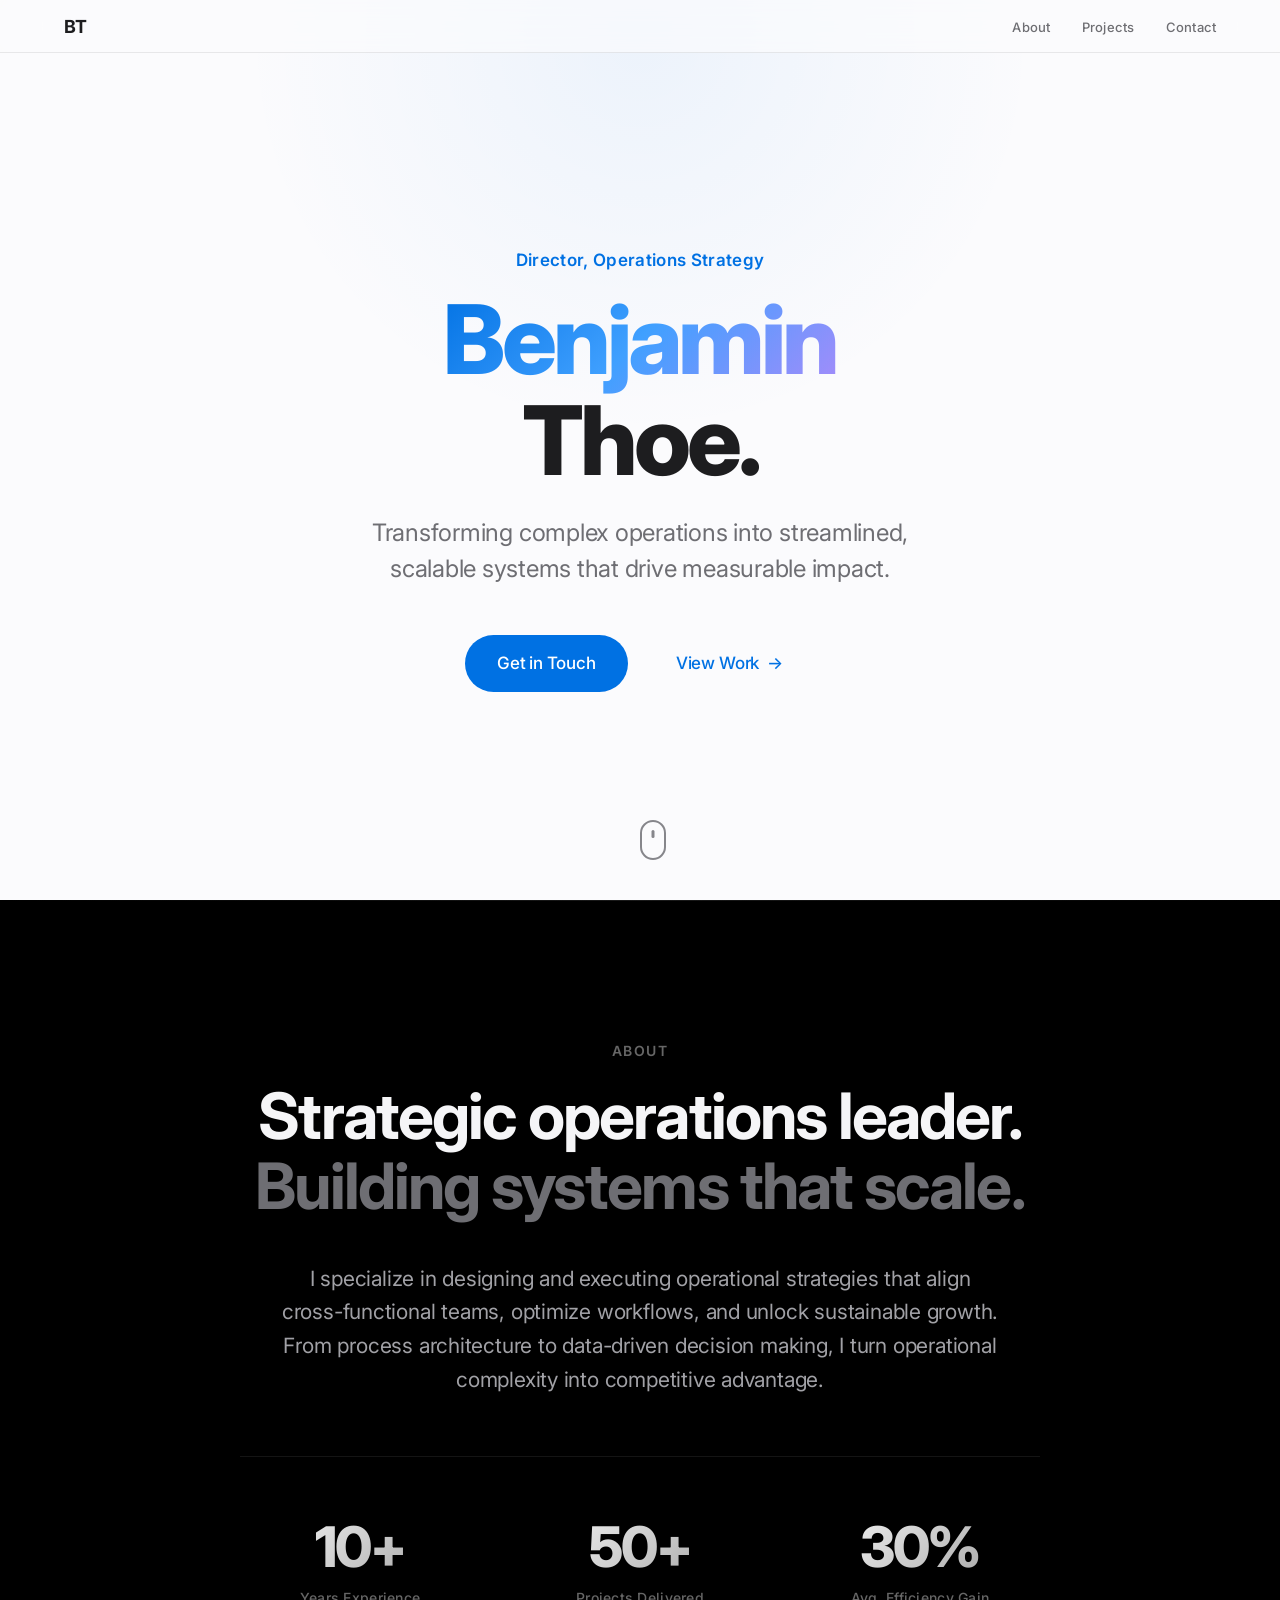
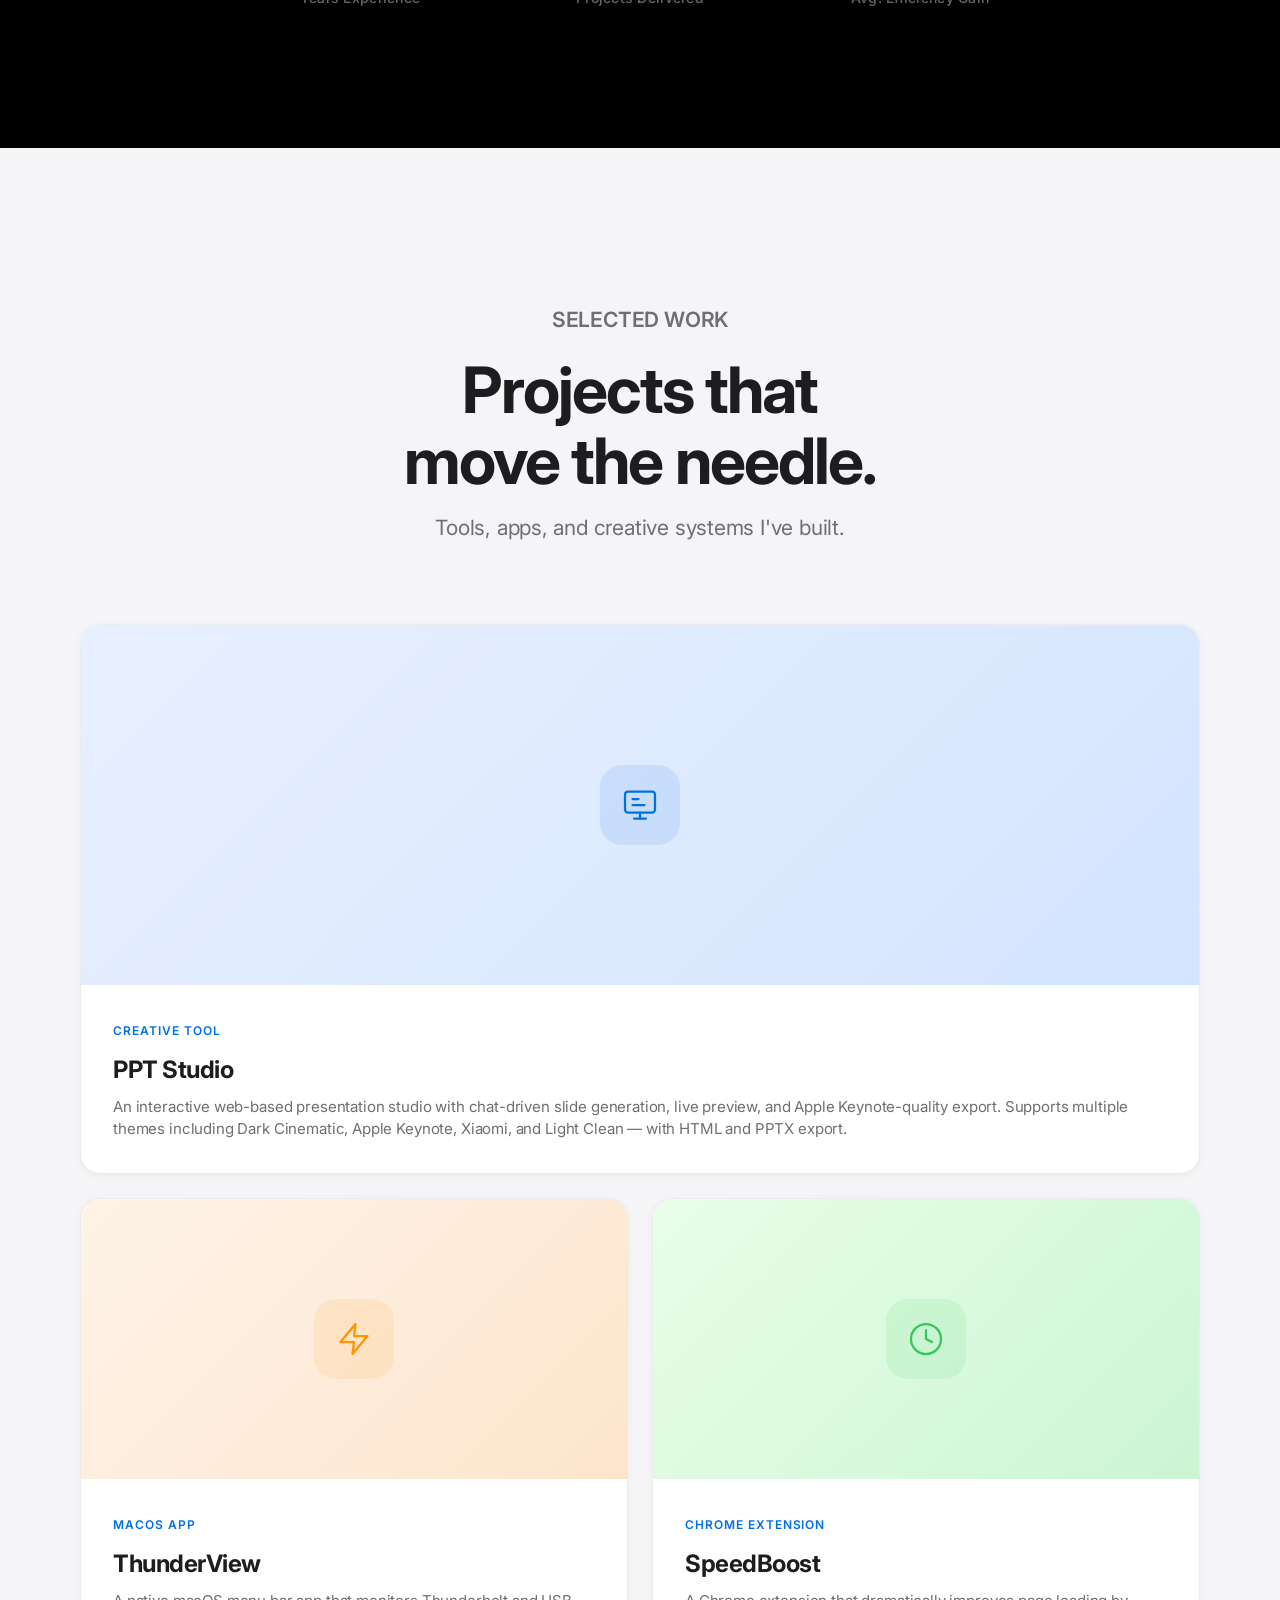
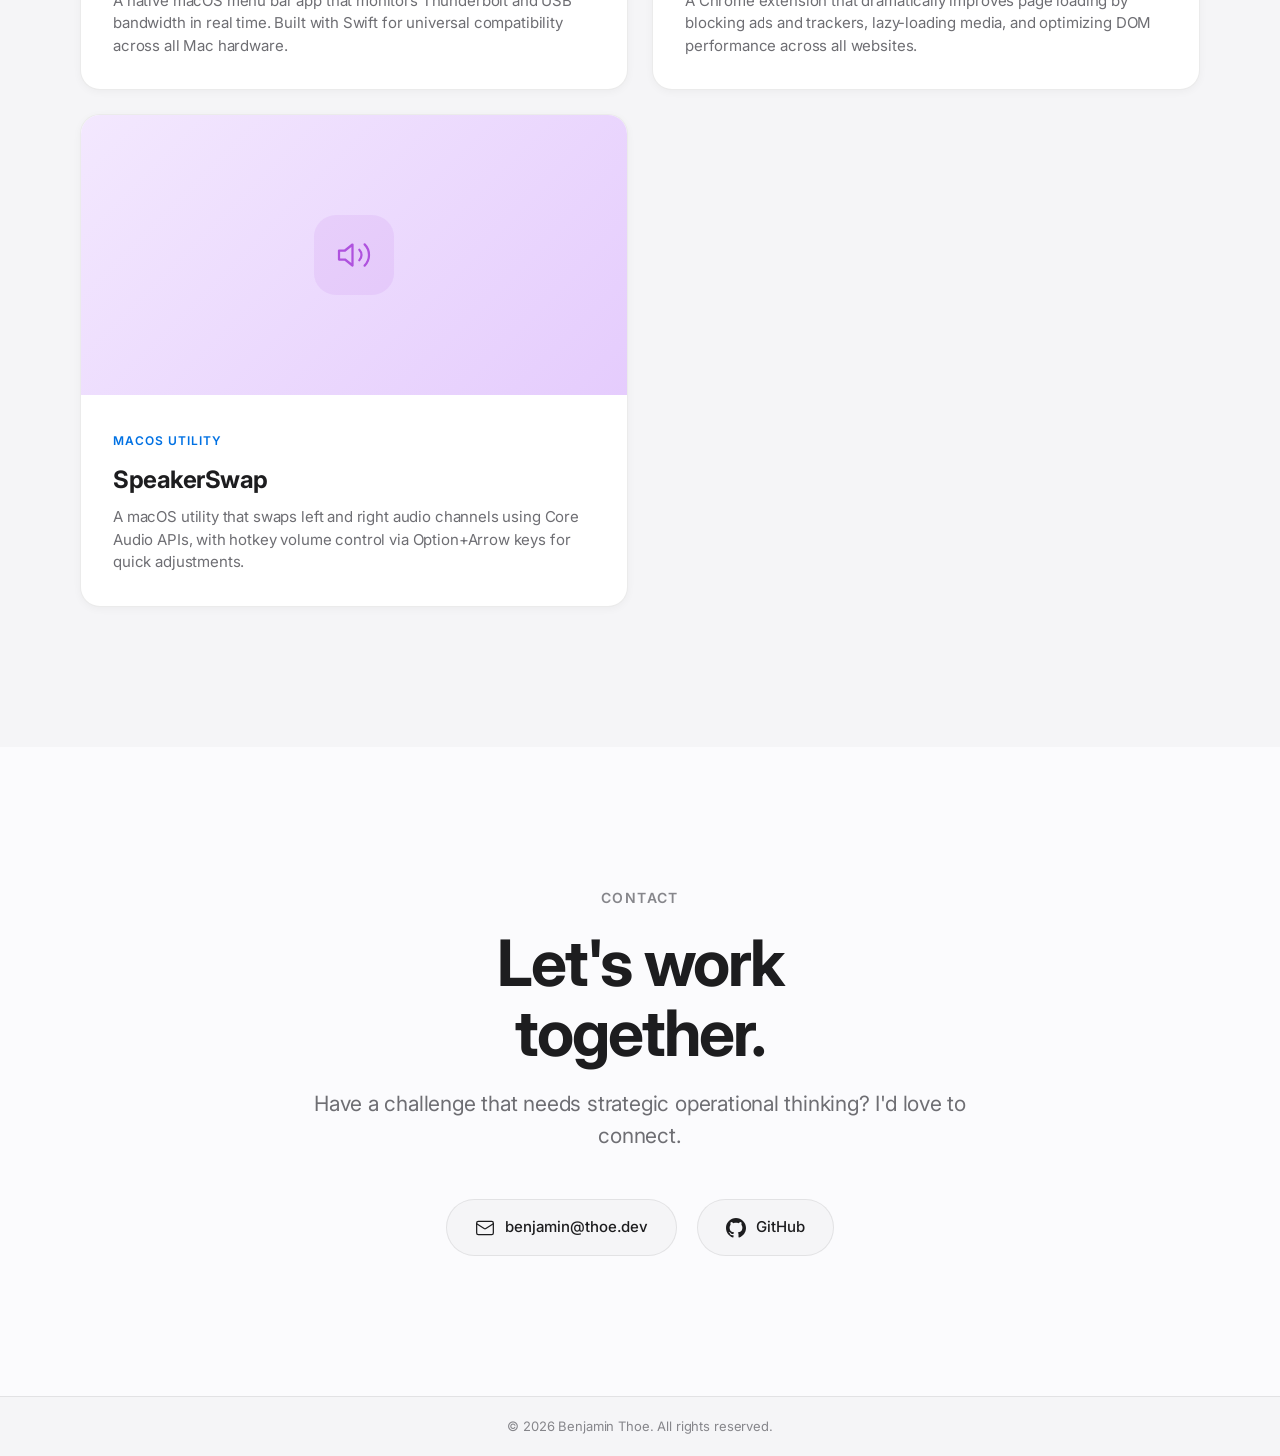
<file: index.html>
<!DOCTYPE html>
<html lang="en">
<head>
    <!-- Benjamin Thoe — Personal Website -->
    <meta charset="UTF-8">
    <meta name="viewport" content="width=device-width, initial-scale=1.0">
    <title>Benjamin Thoe — Director, Ops Strategy</title>
    <meta name="description" content="Benjamin Thoe — Director of Operations Strategy. Driving operational excellence through strategic thinking and innovative solutions.">
    <link rel="preconnect" href="https://fonts.googleapis.com">
    <link rel="preconnect" href="https://fonts.gstatic.com" crossorigin>
    <link href="https://fonts.googleapis.com/css2?family=Inter:wght@300;400;500;600;700;800;900&display=swap" rel="stylesheet">
    <style>
        /* ========================================
           RESET & BASE
           ======================================== */
        *, *::before, *::after {
            margin: 0;
            padding: 0;
            box-sizing: border-box;
        }

        :root {
            --apple-blue: #0071e3;
            --apple-blue-hover: #0077ED;
            --text-primary: #1d1d1f;
            --text-secondary: #6e6e73;
            --text-tertiary: #86868b;
            --bg-white: #fbfbfd;
            --bg-light: #f5f5f7;
            --bg-dark: #000000;
            --bg-card: #ffffff;
            --border: rgba(0, 0, 0, 0.08);
            --shadow-sm: 0 2px 8px rgba(0, 0, 0, 0.04);
            --shadow-md: 0 4px 20px rgba(0, 0, 0, 0.08);
            --shadow-lg: 0 12px 40px rgba(0, 0, 0, 0.12);
            --radius: 20px;
            --transition: 0.6s cubic-bezier(0.25, 0.1, 0.25, 1);
        }

        html {
            scroll-behavior: smooth;
            -webkit-font-smoothing: antialiased;
            -moz-osx-font-smoothing: grayscale;
        }

        body {
            font-family: 'Inter', -apple-system, BlinkMacSystemFont, 'SF Pro Display', 'SF Pro Text', 'Helvetica Neue', sans-serif;
            color: var(--text-primary);
            background: var(--bg-white);
            overflow-x: hidden;
            line-height: 1.5;
        }

        /* ========================================
           NAVIGATION
           ======================================== */
        nav {
            position: fixed;
            top: 0;
            left: 0;
            right: 0;
            z-index: 1000;
            background: rgba(251, 251, 253, 0.72);
            backdrop-filter: saturate(180%) blur(20px);
            -webkit-backdrop-filter: saturate(180%) blur(20px);
            border-bottom: 0.5px solid var(--border);
            transition: background 0.3s ease;
        }

        nav .nav-inner {
            max-width: 1200px;
            margin: 0 auto;
            padding: 0 24px;
            height: 52px;
            display: flex;
            align-items: center;
            justify-content: space-between;
        }

        nav .nav-logo {
            font-size: 18px;
            font-weight: 700;
            color: var(--text-primary);
            text-decoration: none;
            letter-spacing: -0.02em;
        }

        nav .nav-links {
            display: flex;
            gap: 32px;
            list-style: none;
        }

        nav .nav-links a {
            font-size: 13px;
            font-weight: 500;
            color: var(--text-secondary);
            text-decoration: none;
            transition: color 0.3s ease;
            letter-spacing: 0.01em;
        }

        nav .nav-links a:hover {
            color: var(--text-primary);
        }

        .nav-mobile-toggle {
            display: none;
            background: none;
            border: none;
            cursor: pointer;
            padding: 8px;
        }

        .nav-mobile-toggle span {
            display: block;
            width: 18px;
            height: 1.5px;
            background: var(--text-primary);
            margin: 4px 0;
            transition: all 0.3s ease;
        }

        /* ========================================
           HERO SECTION
           ======================================== */
        .hero {
            min-height: 100vh;
            display: flex;
            flex-direction: column;
            align-items: center;
            justify-content: center;
            text-align: center;
            padding: 120px 24px 80px;
            position: relative;
            overflow: hidden;
            background: var(--bg-white);
        }

        .hero::before {
            content: '';
            position: absolute;
            top: -40%;
            left: 50%;
            transform: translateX(-50%);
            width: 800px;
            height: 800px;
            border-radius: 50%;
            background: radial-gradient(circle, rgba(0, 113, 227, 0.06) 0%, transparent 70%);
            pointer-events: none;
        }

        .hero-eyebrow {
            font-size: 17px;
            font-weight: 600;
            color: var(--apple-blue);
            letter-spacing: 0.02em;
            margin-bottom: 16px;
            opacity: 0;
            transform: translateY(20px);
            animation: fadeUp 0.8s ease forwards 0.2s;
        }

        .hero h1 {
            font-size: clamp(48px, 8vw, 96px);
            font-weight: 800;
            letter-spacing: -0.04em;
            line-height: 1.05;
            color: var(--text-primary);
            max-width: 900px;
            opacity: 0;
            transform: translateY(30px);
            animation: fadeUp 0.8s ease forwards 0.4s;
        }

        .hero h1 .gradient-text {
            background: linear-gradient(135deg, var(--apple-blue) 0%, #40a0ff 50%, #a78bfa 100%);
            -webkit-background-clip: text;
            -webkit-text-fill-color: transparent;
            background-clip: text;
        }

        .hero-subtitle {
            font-size: clamp(18px, 2.5vw, 24px);
            font-weight: 400;
            color: var(--text-secondary);
            max-width: 600px;
            margin-top: 24px;
            line-height: 1.5;
            letter-spacing: -0.01em;
            opacity: 0;
            transform: translateY(20px);
            animation: fadeUp 0.8s ease forwards 0.6s;
        }

        .hero-cta {
            display: flex;
            gap: 16px;
            margin-top: 48px;
            opacity: 0;
            transform: translateY(20px);
            animation: fadeUp 0.8s ease forwards 0.8s;
        }

        .btn-primary {
            display: inline-flex;
            align-items: center;
            gap: 8px;
            padding: 16px 32px;
            background: var(--apple-blue);
            color: #fff;
            font-size: 17px;
            font-weight: 500;
            border: none;
            border-radius: 980px;
            cursor: pointer;
            text-decoration: none;
            transition: all 0.3s ease;
            letter-spacing: -0.01em;
        }

        .btn-primary:hover {
            background: var(--apple-blue-hover);
            transform: scale(1.02);
        }

        .btn-secondary {
            display: inline-flex;
            align-items: center;
            gap: 8px;
            padding: 16px 32px;
            background: transparent;
            color: var(--apple-blue);
            font-size: 17px;
            font-weight: 500;
            border: none;
            border-radius: 980px;
            cursor: pointer;
            text-decoration: none;
            transition: all 0.3s ease;
            letter-spacing: -0.01em;
        }

        .btn-secondary:hover {
            color: var(--apple-blue-hover);
        }

        .btn-secondary .arrow {
            transition: transform 0.3s ease;
        }

        .btn-secondary:hover .arrow {
            transform: translateX(4px);
        }

        .scroll-indicator {
            position: absolute;
            bottom: 40px;
            left: 50%;
            transform: translateX(-50%);
            opacity: 0;
            animation: fadeUp 0.8s ease forwards 1s;
        }

        .scroll-indicator .mouse {
            width: 26px;
            height: 40px;
            border: 2px solid var(--text-tertiary);
            border-radius: 13px;
            position: relative;
        }

        .scroll-indicator .mouse::after {
            content: '';
            position: absolute;
            top: 8px;
            left: 50%;
            transform: translateX(-50%);
            width: 3px;
            height: 8px;
            background: var(--text-tertiary);
            border-radius: 2px;
            animation: scrollDown 1.5s ease infinite;
        }

        /* ========================================
           ABOUT SECTION
           ======================================== */
        .about {
            padding: 140px 24px;
            background: var(--bg-dark);
            color: #fff;
            position: relative;
            overflow: hidden;
        }

        .about::before {
            content: '';
            position: absolute;
            top: 0;
            left: 0;
            right: 0;
            height: 1px;
            background: linear-gradient(90deg, transparent, rgba(255, 255, 255, 0.1), transparent);
        }

        .about-inner {
            max-width: 1000px;
            margin: 0 auto;
            text-align: center;
        }

        .section-label {
            font-size: 14px;
            font-weight: 600;
            text-transform: uppercase;
            letter-spacing: 0.1em;
            color: var(--text-tertiary);
            margin-bottom: 20px;
        }

        .about-inner .section-label {
            color: rgba(255, 255, 255, 0.4);
        }

        .about h2 {
            font-size: clamp(36px, 5vw, 64px);
            font-weight: 700;
            letter-spacing: -0.03em;
            line-height: 1.1;
            margin-bottom: 40px;
        }

        .about h2 .white {
            color: #f5f5f7;
        }

        .about h2 .dim {
            color: #6e6e73;
        }

        .about-text {
            font-size: 21px;
            font-weight: 400;
            line-height: 1.6;
            color: #a1a1a6;
            max-width: 720px;
            margin: 0 auto 60px;
            letter-spacing: -0.01em;
        }

        .about-stats {
            display: grid;
            grid-template-columns: repeat(3, 1fr);
            gap: 40px;
            max-width: 800px;
            margin: 0 auto;
            padding-top: 60px;
            border-top: 0.5px solid rgba(255, 255, 255, 0.08);
        }

        .stat {
            text-align: center;
        }

        .stat-number {
            font-size: clamp(40px, 5vw, 56px);
            font-weight: 800;
            letter-spacing: -0.04em;
            background: linear-gradient(135deg, #fff 0%, rgba(255, 255, 255, 0.6) 100%);
            -webkit-background-clip: text;
            -webkit-text-fill-color: transparent;
            background-clip: text;
            line-height: 1.1;
        }

        .stat-label {
            font-size: 14px;
            font-weight: 500;
            color: rgba(255, 255, 255, 0.4);
            margin-top: 8px;
            letter-spacing: 0.02em;
        }

        /* ========================================
           PROJECTS SECTION
           ======================================== */
        .projects {
            padding: 140px 24px;
            background: var(--bg-light);
        }

        .projects-inner {
            max-width: 1120px;
            margin: 0 auto;
        }

        .projects-header {
            text-align: center;
            margin-bottom: 80px;
        }

        .projects-header h2 {
            font-size: clamp(36px, 5vw, 64px);
            font-weight: 700;
            letter-spacing: -0.03em;
            line-height: 1.1;
            color: var(--text-primary);
        }

        .projects-header p {
            font-size: 21px;
            color: var(--text-secondary);
            margin-top: 16px;
            letter-spacing: -0.01em;
        }

        .projects-grid {
            display: grid;
            grid-template-columns: repeat(2, 1fr);
            gap: 24px;
        }

        .project-card {
            background: var(--bg-card);
            border-radius: var(--radius);
            overflow: hidden;
            transition: all var(--transition);
            cursor: auto;
            box-shadow: var(--shadow-sm);
            user-select: text;
            -webkit-user-select: text;
            border: 0.5px solid var(--border);
        }

        .project-card:hover {
            transform: translateY(-4px);
            box-shadow: var(--shadow-lg);
        }

        .project-visual {
            height: 280px;
            display: flex;
            align-items: center;
            justify-content: center;
            position: relative;
            overflow: hidden;
        }

        .project-visual .icon-wrapper {
            width: 80px;
            height: 80px;
            border-radius: 22px;
            display: flex;
            align-items: center;
            justify-content: center;
            font-size: 36px;
            position: relative;
            z-index: 1;
        }

        .project-visual .bg-pattern {
            position: absolute;
            inset: 0;
            opacity: 0.08;
        }

        .pv-1 { background: linear-gradient(135deg, #e8f0fe 0%, #d4e4ff 100%); }
        .pv-2 { background: linear-gradient(135deg, #fef3e8 0%, #fde5cc 100%); }
        .pv-3 { background: linear-gradient(135deg, #e8fee8 0%, #ccf5d4 100%); }
        .pv-4 { background: linear-gradient(135deg, #f3e8fe 0%, #e5ccfd 100%); }

        .pv-1 .icon-wrapper { background: rgba(0, 113, 227, 0.1); color: var(--apple-blue); }
        .pv-2 .icon-wrapper { background: rgba(255, 149, 0, 0.1); color: #ff9500; }
        .pv-3 .icon-wrapper { background: rgba(52, 199, 89, 0.1); color: #34c759; }
        .pv-4 .icon-wrapper { background: rgba(175, 82, 222, 0.1); color: #af52de; }

        .project-info {
            padding: 32px;
        }

        .project-tag {
            display: inline-block;
            font-size: 12px;
            font-weight: 600;
            text-transform: uppercase;
            letter-spacing: 0.08em;
            color: var(--apple-blue);
            margin-bottom: 12px;
        }

        .project-info h3 {
            font-size: 24px;
            font-weight: 700;
            letter-spacing: -0.02em;
            color: var(--text-primary);
            margin-bottom: 8px;
        }

        .project-info p {
            font-size: 15px;
            color: var(--text-secondary);
            line-height: 1.5;
            letter-spacing: -0.01em;
        }

        /* Featured project (spans full width) */
        .project-card.featured {
            grid-column: 1 / -1;
        }

        .project-card.featured .project-visual {
            height: 360px;
        }

        /* ========================================
           CONTACT SECTION
           ======================================== */
        .contact {
            padding: 140px 24px;
            background: var(--bg-white);
            text-align: center;
        }

        .contact-inner {
            max-width: 680px;
            margin: 0 auto;
        }

        .contact h2 {
            font-size: clamp(36px, 5vw, 64px);
            font-weight: 700;
            letter-spacing: -0.03em;
            line-height: 1.1;
            margin-bottom: 20px;
        }

        .contact-text {
            font-size: 21px;
            color: var(--text-secondary);
            margin-bottom: 48px;
            line-height: 1.5;
            letter-spacing: -0.01em;
        }

        .contact-links {
            display: flex;
            justify-content: center;
            gap: 20px;
            flex-wrap: wrap;
        }

        .contact-link {
            display: inline-flex;
            align-items: center;
            gap: 10px;
            padding: 16px 28px;
            background: var(--bg-light);
            color: var(--text-primary);
            font-size: 15px;
            font-weight: 500;
            border-radius: 980px;
            text-decoration: none;
            transition: all 0.3s ease;
            border: 0.5px solid var(--border);
        }

        .contact-link:hover {
            background: var(--bg-card);
            box-shadow: var(--shadow-md);
            transform: translateY(-2px);
        }

        .contact-link svg {
            width: 20px;
            height: 20px;
            flex-shrink: 0;
        }

        /* ========================================
           FOOTER
           ======================================== */
        footer {
            padding: 20px 24px;
            background: var(--bg-light);
            text-align: center;
            border-top: 0.5px solid var(--border);
        }

        footer p {
            font-size: 13px;
            color: var(--text-tertiary);
            letter-spacing: -0.01em;
        }

        /* ========================================
           ANIMATIONS
           ======================================== */
        @keyframes fadeUp {
            to {
                opacity: 1;
                transform: translateY(0);
            }
        }

        @keyframes scrollDown {
            0%, 100% { opacity: 1; transform: translateX(-50%) translateY(0); }
            50% { opacity: 0.3; transform: translateX(-50%) translateY(6px); }
        }

        .reveal {
            opacity: 0;
            transform: translateY(40px);
            transition: opacity 0.8s ease, transform 0.8s ease;
        }

        .reveal.visible {
            opacity: 1;
            transform: translateY(0);
        }

        .reveal-delay-1 { transition-delay: 0.1s; }
        .reveal-delay-2 { transition-delay: 0.2s; }
        .reveal-delay-3 { transition-delay: 0.3s; }
        .reveal-delay-4 { transition-delay: 0.4s; }

        /* ========================================
           RESPONSIVE
           ======================================== */
        @media (max-width: 768px) {
            nav .nav-links {
                display: none;
                position: absolute;
                top: 52px;
                left: 0;
                right: 0;
                background: rgba(251, 251, 253, 0.96);
                backdrop-filter: saturate(180%) blur(20px);
                flex-direction: column;
                padding: 20px 24px;
                gap: 20px;
                border-bottom: 0.5px solid var(--border);
            }

            nav .nav-links.open {
                display: flex;
            }

            .nav-mobile-toggle {
                display: block;
            }

            .hero {
                padding: 120px 20px 80px;
                min-height: 90vh;
            }

            .hero-cta {
                flex-direction: column;
                align-items: center;
            }

            .about {
                padding: 100px 20px;
            }

            .about-stats {
                grid-template-columns: repeat(3, 1fr);
                gap: 20px;
            }

            .projects {
                padding: 100px 20px;
            }

            .projects-grid {
                grid-template-columns: 1fr;
            }

            .project-card.featured {
                grid-column: auto;
            }

            .project-visual {
                height: 220px;
            }

            .project-card.featured .project-visual {
                height: 260px;
            }

            .contact {
                padding: 100px 20px;
            }

            .contact-links {
                flex-direction: column;
                align-items: center;
            }
        }

        @media (max-width: 480px) {
            .about-stats {
                grid-template-columns: 1fr;
                gap: 32px;
            }

            .stat-number {
                font-size: 44px;
            }
        }
    </style>
</head>
<body>

    <!-- ====== NAVIGATION ====== -->
    <nav>
        <div class="nav-inner">
            <a href="#" class="nav-logo">BT</a>
            <ul class="nav-links" id="navLinks">
                <li><a href="#about">About</a></li>
                <li><a href="#projects">Projects</a></li>
                <li><a href="#contact">Contact</a></li>
            </ul>
            <button class="nav-mobile-toggle" id="navToggle" aria-label="Toggle menu">
                <span></span>
                <span></span>
                <span></span>
            </button>
        </div>
    </nav>

    <!-- ====== HERO ====== -->
    <section class="hero" id="hero">
        <p class="hero-eyebrow">Director, Operations Strategy</p>
        <h1>
            <span class="gradient-text">Benjamin</span><br>
            Thoe.
        </h1>
        <p class="hero-subtitle">
            Transforming complex operations into streamlined, scalable systems that drive measurable impact.
        </p>
        <div class="hero-cta">
            <a href="#contact" class="btn-primary">Get in Touch</a>
            <a href="#projects" class="btn-secondary">
                View Work <span class="arrow">&#8594;</span>
            </a>
        </div>
        <div class="scroll-indicator">
            <div class="mouse"></div>
        </div>
    </section>

    <!-- ====== ABOUT ====== -->
    <section class="about" id="about">
        <div class="about-inner">
            <p class="section-label reveal">About</p>
            <h2 class="reveal reveal-delay-1">
                <span class="white">Strategic operations leader.</span><br>
                <span class="dim">Building systems that scale.</span>
            </h2>
            <p class="about-text reveal reveal-delay-2">
                I specialize in designing and executing operational strategies that align cross-functional teams, optimize workflows, and unlock sustainable growth. From process architecture to data-driven decision making, I turn operational complexity into competitive advantage.
            </p>
            <div class="about-stats">
                <div class="stat reveal reveal-delay-1">
                    <div class="stat-number">10+</div>
                    <div class="stat-label">Years Experience</div>
                </div>
                <div class="stat reveal reveal-delay-2">
                    <div class="stat-number">50+</div>
                    <div class="stat-label">Projects Delivered</div>
                </div>
                <div class="stat reveal reveal-delay-3">
                    <div class="stat-number">30%</div>
                    <div class="stat-label">Avg. Efficiency Gain</div>
                </div>
            </div>
        </div>
    </section>

    <!-- ====== PROJECTS ====== -->
    <section class="projects" id="projects">
        <div class="projects-inner">
            <div class="projects-header">
                <p class="section-label reveal">Selected Work</p>
                <h2 class="reveal reveal-delay-1">Projects that<br>move the needle.</h2>
                <p class="reveal reveal-delay-2">Tools, apps, and creative systems I've built.</p>
            </div>
            <div class="projects-grid">

                <!-- Featured: PPT Studio -->
                <div class="project-card featured reveal">
                    <div class="project-visual pv-1">
                        <div class="icon-wrapper">
                            <svg width="36" height="36" viewBox="0 0 24 24" fill="none" stroke="currentColor" stroke-width="1.5" stroke-linecap="round" stroke-linejoin="round">
                                <rect x="2" y="3" width="20" height="14" rx="2"/><path d="M8 21h8"/><path d="M12 17v4"/><path d="M7 8h4"/><path d="M7 12h8"/>
                            </svg>
                        </div>
                    </div>
                    <div class="project-info">
                        <span class="project-tag">Creative Tool</span>
                        <h3>PPT Studio</h3>
                        <p>An interactive web-based presentation studio with chat-driven slide generation, live preview, and Apple Keynote-quality export. Supports multiple themes including Dark Cinematic, Apple Keynote, Xiaomi, and Light Clean — with HTML and PPTX export.</p>
                    </div>
                </div>

                <!-- ThunderView -->
                <div class="project-card reveal reveal-delay-1">
                    <div class="project-visual pv-2">
                        <div class="icon-wrapper">
                            <svg width="36" height="36" viewBox="0 0 24 24" fill="none" stroke="currentColor" stroke-width="1.5" stroke-linecap="round" stroke-linejoin="round">
                                <path d="M13 2L3 14h9l-1 8 10-12h-9l1-8z"/>
                            </svg>
                        </div>
                    </div>
                    <div class="project-info">
                        <span class="project-tag">macOS App</span>
                        <h3>ThunderView</h3>
                        <p>A native macOS menu bar app that monitors Thunderbolt and USB bandwidth in real time. Built with Swift for universal compatibility across all Mac hardware.</p>
                    </div>
                </div>

                <!-- SpeedBoost -->
                <div class="project-card reveal reveal-delay-2">
                    <div class="project-visual pv-3">
                        <div class="icon-wrapper">
                            <svg width="36" height="36" viewBox="0 0 24 24" fill="none" stroke="currentColor" stroke-width="1.5" stroke-linecap="round" stroke-linejoin="round">
                                <circle cx="12" cy="12" r="10"/><polyline points="12 6 12 12 16 14"/>
                            </svg>
                        </div>
                    </div>
                    <div class="project-info">
                        <span class="project-tag">Chrome Extension</span>
                        <h3>SpeedBoost</h3>
                        <p>A Chrome extension that dramatically improves page loading by blocking ads and trackers, lazy-loading media, and optimizing DOM performance across all websites.</p>
                    </div>
                </div>

                <!-- SpeakerSwap -->
                <div class="project-card reveal reveal-delay-1">
                    <div class="project-visual pv-4">
                        <div class="icon-wrapper">
                            <svg width="36" height="36" viewBox="0 0 24 24" fill="none" stroke="currentColor" stroke-width="1.5" stroke-linecap="round" stroke-linejoin="round">
                                <polygon points="11 5 6 9 2 9 2 15 6 15 11 19 11 5"/><path d="M15.54 8.46a5 5 0 0 1 0 7.07"/><path d="M19.07 4.93a10 10 0 0 1 0 14.14"/>
                            </svg>
                        </div>
                    </div>
                    <div class="project-info">
                        <span class="project-tag">macOS Utility</span>
                        <h3>SpeakerSwap</h3>
                        <p>A macOS utility that swaps left and right audio channels using Core Audio APIs, with hotkey volume control via Option+Arrow keys for quick adjustments.</p>
                    </div>
                </div>

            </div>
        </div>
    </section>

    <!-- ====== CONTACT ====== -->
    <section class="contact" id="contact">
        <div class="contact-inner">
            <p class="section-label reveal">Contact</p>
            <h2 class="reveal reveal-delay-1">Let's work<br>together.</h2>
            <p class="contact-text reveal reveal-delay-2">
                Have a challenge that needs strategic operational thinking? I'd love to connect.
            </p>
            <div class="contact-links reveal reveal-delay-3">
                <a href="mailto:benjamin@thoe.dev" class="contact-link">
                    <svg viewBox="0 0 24 24" fill="none" stroke="currentColor" stroke-width="1.5" stroke-linecap="round" stroke-linejoin="round">
                        <rect x="2" y="4" width="20" height="16" rx="2"/><path d="m22 7-8.97 5.7a1.94 1.94 0 0 1-2.06 0L2 7"/>
                    </svg>
                    benjamin@thoe.dev
                </a>
                <a href="https://github.com/benjaminthoe" class="contact-link" target="_blank" rel="noopener">
                    <svg viewBox="0 0 24 24" fill="currentColor">
                        <path d="M12 0c-6.626 0-12 5.373-12 12 0 5.302 3.438 9.8 8.207 11.387.599.111.793-.261.793-.577v-2.234c-3.338.726-4.033-1.416-4.033-1.416-.546-1.387-1.333-1.756-1.333-1.756-1.089-.745.083-.729.083-.729 1.205.084 1.839 1.237 1.839 1.237 1.07 1.834 2.807 1.304 3.492.997.107-.775.418-1.305.762-1.604-2.665-.305-5.467-1.334-5.467-5.931 0-1.311.469-2.381 1.236-3.221-.124-.303-.535-1.524.117-3.176 0 0 1.008-.322 3.301 1.23.957-.266 1.983-.399 3.003-.404 1.02.005 2.047.138 3.006.404 2.291-1.552 3.297-1.23 3.297-1.23.653 1.653.242 2.874.118 3.176.77.84 1.235 1.911 1.235 3.221 0 4.609-2.807 5.624-5.479 5.921.43.372.823 1.102.823 2.222v3.293c0 .319.192.694.801.576 4.765-1.589 8.199-6.086 8.199-11.386 0-6.627-5.373-12-12-12z"/>
                    </svg>
                    GitHub
                </a>
            </div>
        </div>
    </section>

    <!-- ====== FOOTER ====== -->
    <footer>
        <p>&copy; 2026 Benjamin Thoe. All rights reserved.</p>
    </footer>

    <!-- ====== JAVASCRIPT ====== -->
    <script>
        // Mobile nav toggle
        const navToggle = document.getElementById('navToggle');
        const navLinks = document.getElementById('navLinks');
        navToggle.addEventListener('click', () => {
            navLinks.classList.toggle('open');
        });

        // Close mobile nav on link click
        navLinks.querySelectorAll('a').forEach(link => {
            link.addEventListener('click', () => {
                navLinks.classList.remove('open');
            });
        });

        // Scroll reveal with IntersectionObserver
        const revealElements = document.querySelectorAll('.reveal');
        const observer = new IntersectionObserver((entries) => {
            entries.forEach(entry => {
                if (entry.isIntersecting) {
                    entry.target.classList.add('visible');
                    observer.unobserve(entry.target);
                }
            });
        }, {
            threshold: 0.15,
            rootMargin: '0px 0px -40px 0px'
        });

        revealElements.forEach(el => observer.observe(el));

        // Smooth active nav highlight
        const sections = document.querySelectorAll('section');
        const navAnchors = document.querySelectorAll('.nav-links a');

        window.addEventListener('scroll', () => {
            let current = '';
            sections.forEach(section => {
                const sectionTop = section.offsetTop - 100;
                if (scrollY >= sectionTop) {
                    current = section.getAttribute('id');
                }
            });

            navAnchors.forEach(a => {
                a.style.color = '';
                if (a.getAttribute('href') === `#${current}`) {
                    a.style.color = 'var(--text-primary)';
                }
            });
        });
    </script>

</body>
</html>
</file>
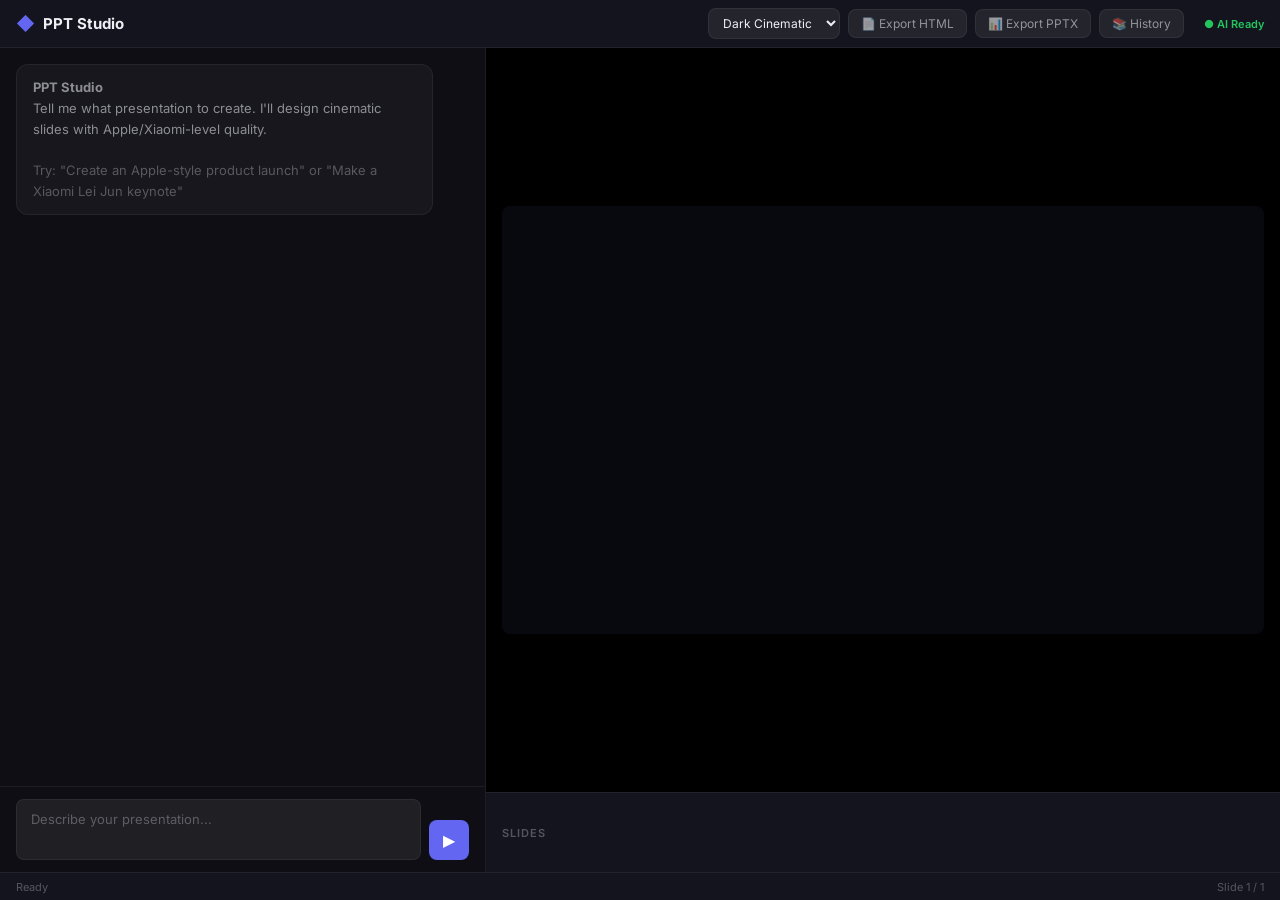
<file: ppt-studio-src/index.html>
<!DOCTYPE html>
<html lang="en">
<head>
<meta charset="utf-8">
<meta name="viewport" content="width=device-width, initial-scale=1.0">
<title>PPT Studio</title>
<link rel="preconnect" href="https://fonts.googleapis.com">
<link rel="preconnect" href="https://fonts.gstatic.com" crossorigin>
<link href="https://fonts.googleapis.com/css2?family=Inter:wght@300;400;500;600;700;800;900&display=swap" rel="stylesheet">
<link rel="stylesheet" href="css/app.css">
</head>
<body>

<!-- ═══ Top Bar ═══ -->
<header id="topbar">
  <div class="logo">
    <span class="logo-icon">&#9670;</span>
    <span class="logo-text">PPT Studio</span>
  </div>
  <div class="toolbar">
    <select id="theme-select">
      <option value="dark">Dark Cinematic</option>
      <option value="apple">Apple Keynote</option>
      <option value="xiaomi">Xiaomi / Lei Jun</option>
      <option value="light">Light Clean</option>
    </select>
    <button class="tb-btn" onclick="exportHTML()" title="Export as shareable HTML">&#128196; Export HTML</button>
    <button class="tb-btn" onclick="exportPPTX()" title="Export as PowerPoint">&#128202; Export PPTX</button>
    <button class="tb-btn" onclick="toggleHistory()" title="View history" id="history-btn">&#128218; History</button>
    <div class="hf-status" id="hf-status" title="Higgsfield AI">&#9679; AI Ready</div>
  </div>
</header>

<!-- ═══ Main Split Layout ═══ -->
<main id="app">
  <!-- Left: Chat Panel -->
  <section id="chat-panel">
    <!-- History drawer (hidden by default) -->
    <div id="history-drawer" class="hidden">
      <div class="history-header">
        <strong>History</strong>
        <button class="history-close" onclick="toggleHistory()">&#10005;</button>
      </div>
      <div id="history-list"></div>
    </div>

    <div id="chat-messages">
      <div class="msg system">
        <div class="msg-content">
          <strong>PPT Studio</strong><br>
          Tell me what presentation to create. I'll design cinematic slides with Apple/Xiaomi-level quality.<br><br>
          <span style="color:var(--text3)">Try: "Create an Apple-style product launch" or "Make a Xiaomi Lei Jun keynote"</span>
        </div>
      </div>
    </div>
    <div id="chat-input-wrap">
      <textarea id="chat-input" placeholder="Describe your presentation..." rows="2"></textarea>
      <button id="chat-send" onclick="sendMessage()">&#9654;</button>
    </div>
  </section>

  <!-- Right: Preview Panel -->
  <section id="preview-panel">
    <div id="preview-frame-wrap">
      <iframe id="preview-frame" src="about:blank"></iframe>
    </div>
    <div id="slide-strip">
      <div class="strip-label">Slides</div>
      <div id="slide-thumbs"></div>
    </div>
  </section>
</main>

<!-- ═══ Status Bar ═══ -->
<footer id="statusbar">
  <span id="status-left">Ready</span>
  <span id="status-right">Slide 1 / 1</span>
</footer>

<script src="js/app.js"></script>
</body>
</html>
</file>
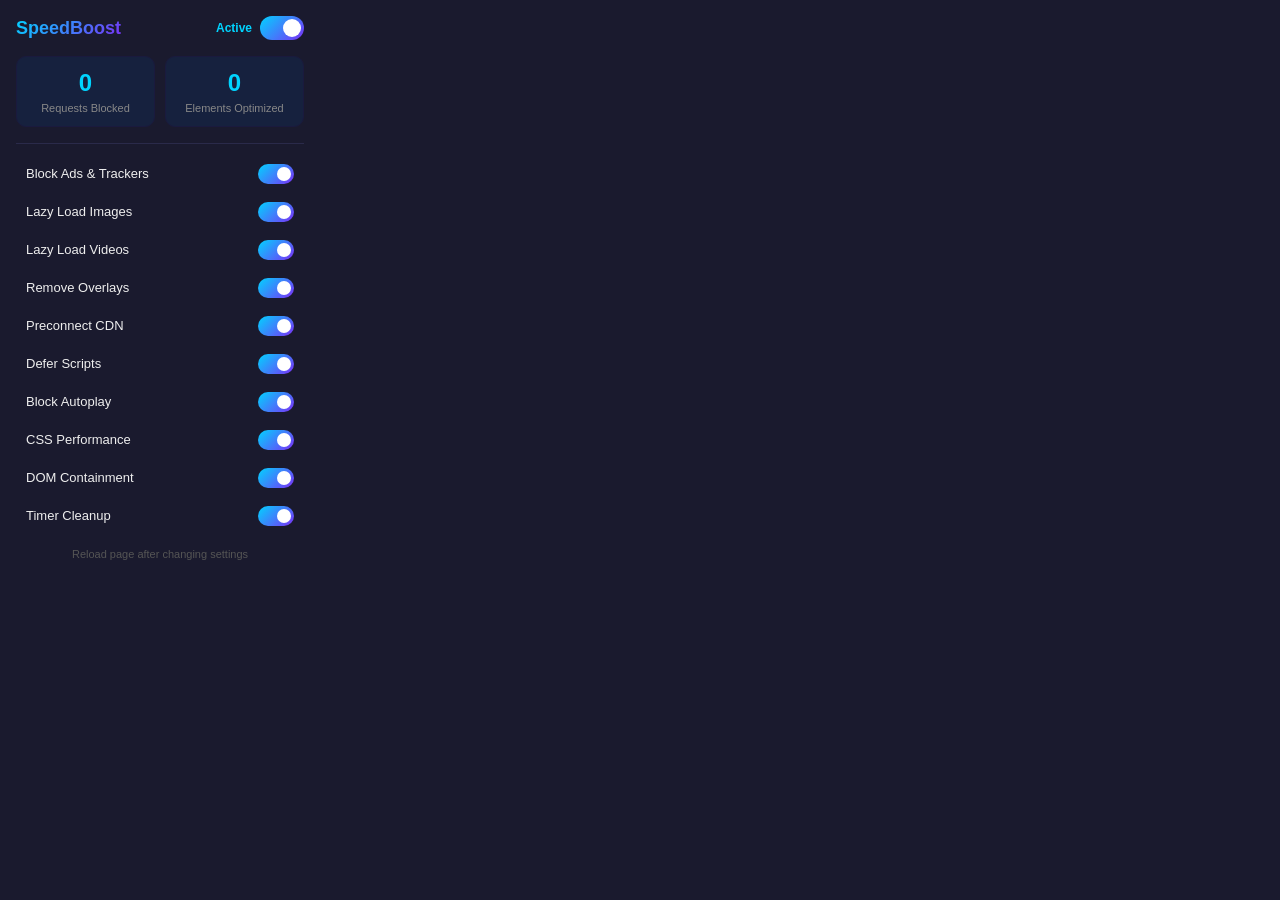
<file: SpeedBoost/extension/popup.html>
<!DOCTYPE html>
<html lang="en">
<head>
  <meta charset="UTF-8">
  <meta name="viewport" content="width=320">
  <link rel="stylesheet" href="popup.css">
  <title>SpeedBoost</title>
</head>
<body>
  <div class="header">
    <h1>SpeedBoost</h1>
    <div class="master-toggle">
      <span id="statusText">Active</span>
      <label class="switch">
        <input type="checkbox" id="masterToggle" checked>
        <span class="slider"></span>
      </label>
    </div>
  </div>

  <div class="stats">
    <div class="stat-card">
      <div class="stat-number" id="blockedCount">0</div>
      <div class="stat-label">Requests Blocked</div>
    </div>
    <div class="stat-card">
      <div class="stat-number" id="optimizedCount">0</div>
      <div class="stat-label">Elements Optimized</div>
    </div>
  </div>

  <div class="divider"></div>

  <div class="toggles" id="togglesContainer">
    <div class="toggle-row" data-setting="blockAdsTrackers">
      <span class="toggle-label">Block Ads & Trackers</span>
      <label class="switch sm">
        <input type="checkbox" checked>
        <span class="slider"></span>
      </label>
    </div>
    <div class="toggle-row" data-setting="lazyLoadImages">
      <span class="toggle-label">Lazy Load Images</span>
      <label class="switch sm">
        <input type="checkbox" checked>
        <span class="slider"></span>
      </label>
    </div>
    <div class="toggle-row" data-setting="lazyLoadVideos">
      <span class="toggle-label">Lazy Load Videos</span>
      <label class="switch sm">
        <input type="checkbox" checked>
        <span class="slider"></span>
      </label>
    </div>
    <div class="toggle-row" data-setting="removeOverlays">
      <span class="toggle-label">Remove Overlays</span>
      <label class="switch sm">
        <input type="checkbox" checked>
        <span class="slider"></span>
      </label>
    </div>
    <div class="toggle-row" data-setting="preconnectCDN">
      <span class="toggle-label">Preconnect CDN</span>
      <label class="switch sm">
        <input type="checkbox" checked>
        <span class="slider"></span>
      </label>
    </div>
    <div class="toggle-row" data-setting="deferScripts">
      <span class="toggle-label">Defer Scripts</span>
      <label class="switch sm">
        <input type="checkbox" checked>
        <span class="slider"></span>
      </label>
    </div>
    <div class="toggle-row" data-setting="blockAutoplay">
      <span class="toggle-label">Block Autoplay</span>
      <label class="switch sm">
        <input type="checkbox" checked>
        <span class="slider"></span>
      </label>
    </div>
    <div class="toggle-row" data-setting="cssPerformance">
      <span class="toggle-label">CSS Performance</span>
      <label class="switch sm">
        <input type="checkbox" checked>
        <span class="slider"></span>
      </label>
    </div>
    <div class="toggle-row" data-setting="domContainment">
      <span class="toggle-label">DOM Containment</span>
      <label class="switch sm">
        <input type="checkbox" checked>
        <span class="slider"></span>
      </label>
    </div>
    <div class="toggle-row" data-setting="timerCleanup">
      <span class="toggle-label">Timer Cleanup</span>
      <label class="switch sm">
        <input type="checkbox" checked>
        <span class="slider"></span>
      </label>
    </div>
  </div>

  <div class="footer">
    Reload page after changing settings
  </div>

  <script src="popup.js"></script>
</body>
</html>
</file>
<file: ppt-studio-src/css/app.css>
/* ═══════════════════════════════════════════════════════
   PPT Studio — App UI Design System
   ═══════════════════════════════════════════════════════ */

:root {
  --bg: #0e0e14;
  --bg2: #14141e;
  --bg3: #1a1a28;
  --surface: rgba(255,255,255,0.04);
  --surface2: rgba(255,255,255,0.07);
  --border: rgba(255,255,255,0.06);
  --border2: rgba(255,255,255,0.10);
  --text: #eef0f4;
  --text2: rgba(238,240,244,0.55);
  --text3: rgba(238,240,244,0.3);
  --accent: #6366f1;
  --accent2: #818cf8;
  --green: #22c55e;
  --amber: #f59e0b;
  --rose: #f43f5e;
  --font: 'Inter', -apple-system, BlinkMacSystemFont, sans-serif;
  --radius: 12px;
  --radius-sm: 8px;
  --ease: cubic-bezier(0.16, 1, 0.3, 1);
}

*, *::before, *::after { box-sizing: border-box; margin: 0; padding: 0; }

html, body {
  height: 100%; overflow: hidden;
  background: var(--bg); color: var(--text);
  font-family: var(--font); font-size: 14px;
}

/* ── Top Bar ─────────────────────────────────────────── */
#topbar {
  height: 48px; display: flex; align-items: center; justify-content: space-between;
  padding: 0 16px; background: var(--bg2); border-bottom: 1px solid var(--border);
  -webkit-app-region: drag; /* draggable */
}
.logo { display: flex; align-items: center; gap: 8px; font-weight: 700; font-size: 15px; }
.logo-icon { color: var(--accent); font-size: 18px; }
.toolbar { display: flex; align-items: center; gap: 8px; -webkit-app-region: no-drag; }
.toolbar select {
  background: var(--surface2); color: var(--text); border: 1px solid var(--border);
  border-radius: var(--radius-sm); padding: 6px 10px; font-size: 12px; font-family: var(--font);
  cursor: pointer; outline: none;
}
.tb-btn {
  background: var(--surface2); color: var(--text2); border: 1px solid var(--border);
  border-radius: var(--radius-sm); padding: 6px 12px; font-size: 12px; font-family: var(--font);
  cursor: pointer; transition: all 0.2s var(--ease);
}
.tb-btn:hover { background: var(--surface); color: var(--text); border-color: var(--border2); }
.hf-status { font-size: 11px; color: var(--green); font-weight: 600; padding-left: 12px; }

/* ── Main Split ──────────────────────────────────────── */
#app {
  display: flex; height: calc(100vh - 48px - 28px); /* minus topbar and statusbar */
}

/* ── Chat Panel ──────────────────────────────────────── */
#chat-panel {
  width: 38%; min-width: 320px; display: flex; flex-direction: column;
  background: var(--bg); border-right: 1px solid var(--border);
}
#chat-messages {
  flex: 1; overflow-y: auto; padding: 16px; display: flex; flex-direction: column; gap: 12px;
}
#chat-messages::-webkit-scrollbar { width: 4px; }
#chat-messages::-webkit-scrollbar-thumb { background: var(--border2); border-radius: 2px; }

.msg { display: flex; }
.msg-content {
  max-width: 92%; padding: 12px 16px; border-radius: var(--radius);
  font-size: 13px; line-height: 1.6;
}
.msg.system .msg-content {
  background: var(--surface); border: 1px solid var(--border); color: var(--text2);
}
.msg.user { justify-content: flex-end; }
.msg.user .msg-content {
  background: var(--accent); color: white; border-radius: var(--radius) var(--radius) 4px var(--radius);
}
.msg.assistant .msg-content {
  background: var(--surface2); border: 1px solid var(--border);
  border-radius: var(--radius) var(--radius) var(--radius) 4px;
}

/* Input */
#chat-input-wrap {
  padding: 12px 16px; border-top: 1px solid var(--border);
  display: flex; gap: 8px; align-items: flex-end;
}
#chat-input {
  flex: 1; background: var(--surface2); color: var(--text); border: 1px solid var(--border);
  border-radius: var(--radius-sm); padding: 10px 14px; font-size: 13px; font-family: var(--font);
  resize: none; outline: none; line-height: 1.5;
  transition: border-color 0.2s;
}
#chat-input:focus { border-color: var(--accent); }
#chat-input::placeholder { color: var(--text3); }
#chat-send {
  width: 40px; height: 40px; border-radius: var(--radius-sm);
  background: var(--accent); color: white; border: none;
  font-size: 16px; cursor: pointer; display: flex; align-items: center; justify-content: center;
  transition: all 0.2s var(--ease); flex-shrink: 0;
}
#chat-send:hover { background: var(--accent2); transform: scale(1.05); }

/* ── Preview Panel ───────────────────────────────────── */
#preview-panel {
  flex: 1; display: flex; flex-direction: column; background: #000;
}
#preview-frame-wrap {
  flex: 1; display: flex; align-items: center; justify-content: center;
  padding: 16px; overflow: hidden;
}
#preview-frame {
  width: 100%; aspect-ratio: 16/9; max-height: 100%; border: none;
  border-radius: var(--radius-sm); background: #08080f;
  box-shadow: 0 8px 40px rgba(0,0,0,0.5);
}

/* Slide Strip */
#slide-strip {
  height: 80px; display: flex; align-items: center; gap: 8px;
  padding: 0 16px; background: var(--bg2); border-top: 1px solid var(--border);
  overflow-x: auto;
}
#slide-strip::-webkit-scrollbar { height: 3px; }
#slide-strip::-webkit-scrollbar-thumb { background: var(--border2); border-radius: 2px; }
.strip-label { font-size: 11px; color: var(--text3); font-weight: 600; text-transform: uppercase; letter-spacing: 0.08em; flex-shrink: 0; }
#slide-thumbs { display: flex; gap: 6px; }
.slide-thumb {
  width: 96px; height: 54px; border-radius: 6px; overflow: hidden;
  border: 2px solid transparent; cursor: pointer; flex-shrink: 0;
  background: var(--surface); transition: border-color 0.2s;
}
.slide-thumb.active { border-color: var(--accent); }
.slide-thumb img { width: 100%; height: 100%; object-fit: cover; }

/* ── Status Bar ──────────────────────────────────────── */
#statusbar {
  height: 28px; display: flex; align-items: center; justify-content: space-between;
  padding: 0 16px; background: var(--bg2); border-top: 1px solid var(--border);
  font-size: 11px; color: var(--text3);
}

/* ── History Drawer ─────────────────────────────────── */
#history-drawer {
  border-bottom: 1px solid var(--border); overflow-y: auto; max-height: 45%;
}
#history-drawer.hidden { display: none; }
.history-header {
  display: flex; justify-content: space-between; align-items: center;
  padding: 10px 16px; font-size: 13px; border-bottom: 1px solid var(--border);
  background: var(--bg2); position: sticky; top: 0; z-index: 1;
}
.history-close {
  background: none; border: none; color: var(--text3); font-size: 16px; cursor: pointer;
  padding: 2px 6px; border-radius: 4px;
}
.history-close:hover { background: var(--surface2); color: var(--text); }
#history-list { padding: 8px; }
.history-item {
  display: flex; align-items: center; gap: 10px; padding: 10px 12px;
  border-radius: var(--radius-sm); cursor: pointer; margin-bottom: 4px;
  transition: background 0.15s;
}
.history-item:hover { background: var(--surface2); }
.history-item.active { background: var(--surface2); border-left: 3px solid var(--accent); }
.history-item .hi-icon { font-size: 18px; flex-shrink: 0; }
.history-item .hi-info { flex: 1; min-width: 0; }
.history-item .hi-title {
  font-size: 13px; font-weight: 600; color: var(--text);
  white-space: nowrap; overflow: hidden; text-overflow: ellipsis;
}
.history-item .hi-meta { font-size: 11px; color: var(--text3); margin-top: 2px; }
.history-item .hi-actions { display: flex; gap: 4px; }
.history-item .hi-btn {
  background: none; border: none; color: var(--text3); font-size: 12px;
  cursor: pointer; padding: 2px 6px; border-radius: 4px;
}
.history-item .hi-btn:hover { background: var(--surface); color: var(--text); }
#history-btn.active { background: var(--accent); color: white; border-color: var(--accent); }

/* ── Loading Spinner ─────────────────────────────────── */
.spinner {
  display: inline-block; width: 14px; height: 14px;
  border: 2px solid var(--border); border-top-color: var(--accent);
  border-radius: 50%; animation: spin 0.8s linear infinite;
  vertical-align: middle; margin-right: 6px;
}
@keyframes spin { to { transform: rotate(360deg); } }

/* ── Generating indicator ────────────────────────────── */
.generating { color: var(--amber); }
.generating::before { content: ''; display: inline-block; width: 8px; height: 8px; border-radius: 50%; background: var(--amber); margin-right: 6px; animation: pulse 1.5s ease infinite; }
@keyframes pulse { 0%,100% { opacity: 0.4; } 50% { opacity: 1; } }
</file>
<file: SpeedBoost/extension/popup.css>
* {
  margin: 0;
  padding: 0;
  box-sizing: border-box;
}

body {
  width: 320px;
  background: #1a1a2e;
  color: #eee;
  font-family: -apple-system, BlinkMacSystemFont, 'SF Pro Display', 'Helvetica Neue', sans-serif;
  font-size: 13px;
  padding: 16px;
}

.header {
  display: flex;
  align-items: center;
  justify-content: space-between;
  margin-bottom: 16px;
}

h1 {
  font-size: 18px;
  font-weight: 700;
  background: linear-gradient(135deg, #00d4ff, #7b2ff7);
  -webkit-background-clip: text;
  -webkit-text-fill-color: transparent;
  background-clip: text;
}

.master-toggle {
  display: flex;
  align-items: center;
  gap: 8px;
}

#statusText {
  font-size: 12px;
  font-weight: 600;
  color: #00d4ff;
}

#statusText.inactive {
  color: #666;
}

/* Toggle switch */
.switch {
  position: relative;
  display: inline-block;
  width: 44px;
  height: 24px;
}

.switch.sm {
  width: 36px;
  height: 20px;
}

.switch input {
  opacity: 0;
  width: 0;
  height: 0;
}

.slider {
  position: absolute;
  cursor: pointer;
  top: 0;
  left: 0;
  right: 0;
  bottom: 0;
  background-color: #333;
  transition: 0.25s;
  border-radius: 24px;
}

.slider:before {
  position: absolute;
  content: "";
  height: 18px;
  width: 18px;
  left: 3px;
  bottom: 3px;
  background-color: #fff;
  transition: 0.25s;
  border-radius: 50%;
}

.sm .slider:before {
  height: 14px;
  width: 14px;
}

input:checked + .slider {
  background: linear-gradient(135deg, #00d4ff, #7b2ff7);
}

input:checked + .slider:before {
  transform: translateX(20px);
}

.sm input:checked + .slider:before {
  transform: translateX(16px);
}

/* Stats */
.stats {
  display: flex;
  gap: 10px;
  margin-bottom: 16px;
}

.stat-card {
  flex: 1;
  background: #16213e;
  border-radius: 10px;
  padding: 12px;
  text-align: center;
  border: 1px solid #1a1a3e;
}

.stat-number {
  font-size: 24px;
  font-weight: 700;
  color: #00d4ff;
  line-height: 1.2;
}

.stat-label {
  font-size: 11px;
  color: #888;
  margin-top: 4px;
}

/* Divider */
.divider {
  height: 1px;
  background: #2a2a4a;
  margin-bottom: 12px;
}

/* Toggle rows */
.toggles {
  display: flex;
  flex-direction: column;
  gap: 2px;
}

.toggle-row {
  display: flex;
  align-items: center;
  justify-content: space-between;
  padding: 8px 10px;
  border-radius: 8px;
  transition: background 0.15s;
}

.toggle-row:hover {
  background: #16213e;
}

.toggle-row.disabled {
  opacity: 0.35;
  pointer-events: none;
}

.toggle-label {
  font-size: 13px;
  font-weight: 500;
}

/* Footer */
.footer {
  margin-top: 14px;
  text-align: center;
  font-size: 11px;
  color: #555;
}
</file>
